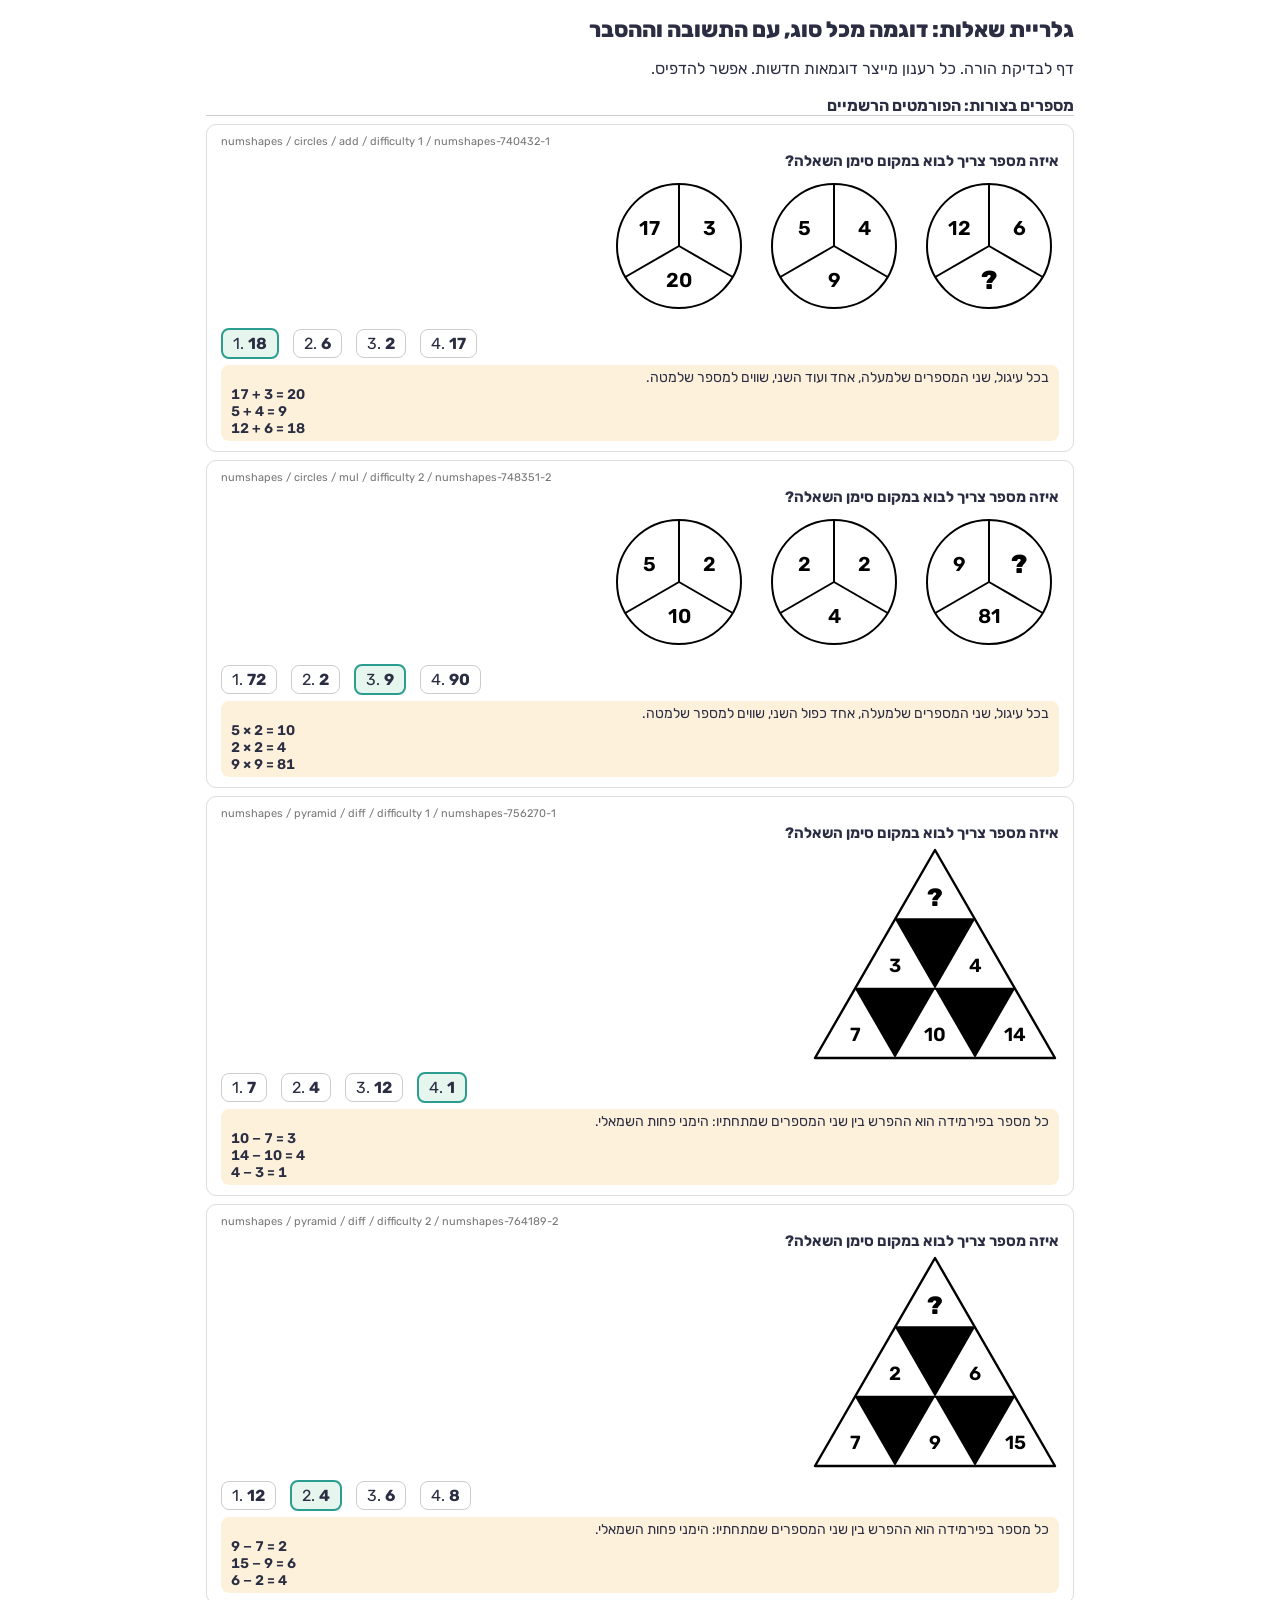
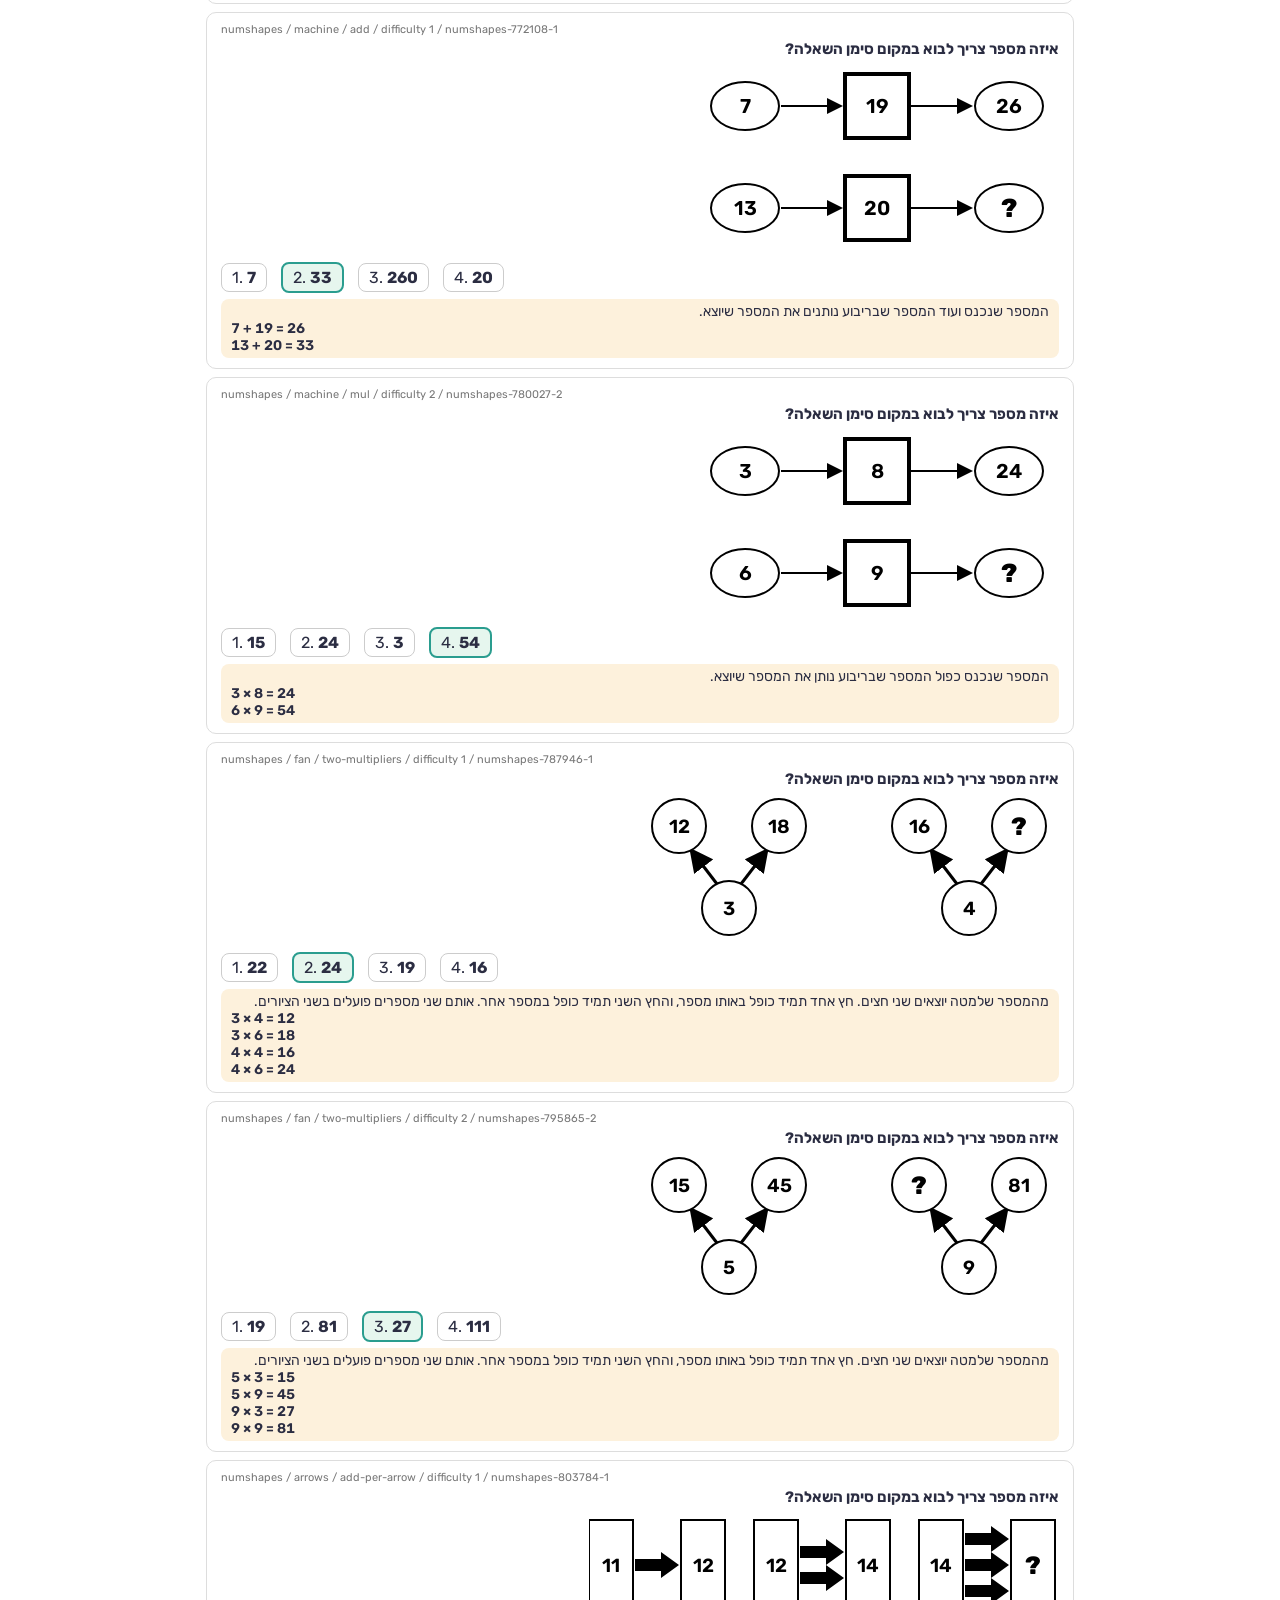
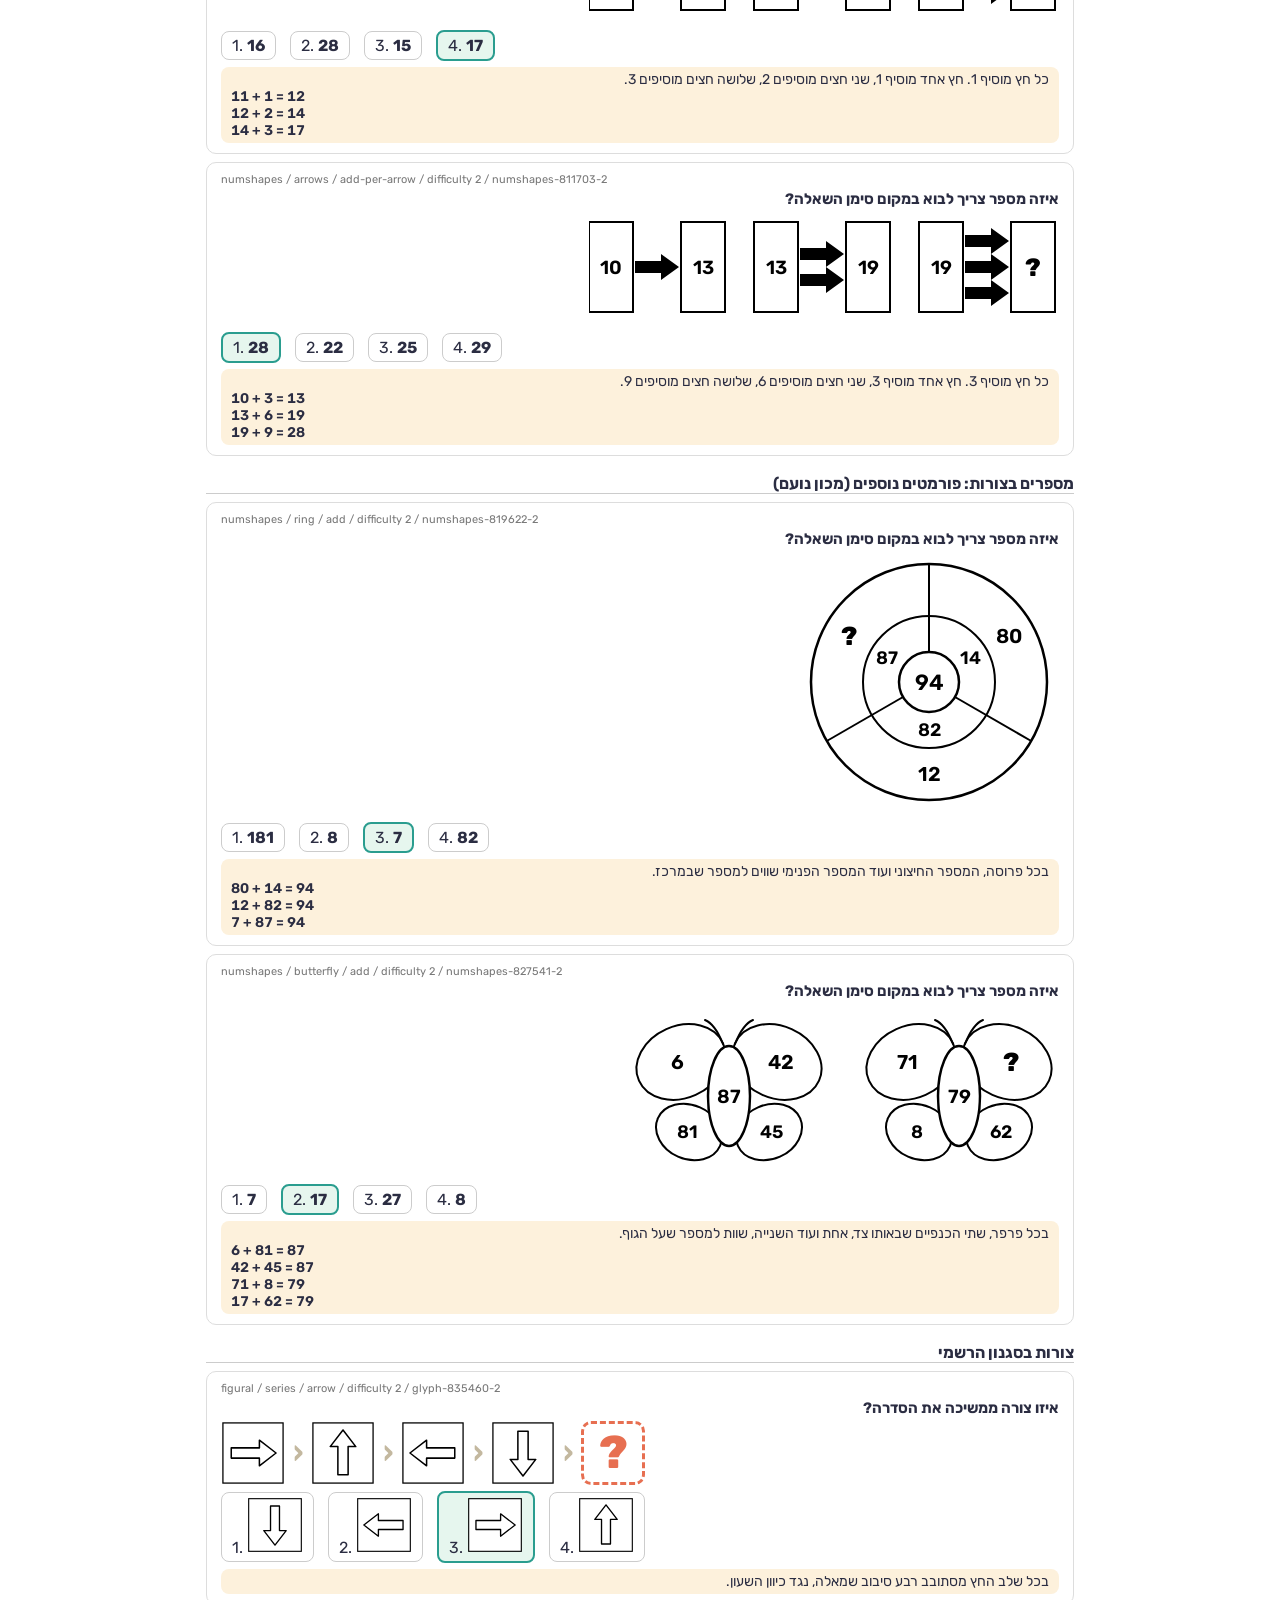
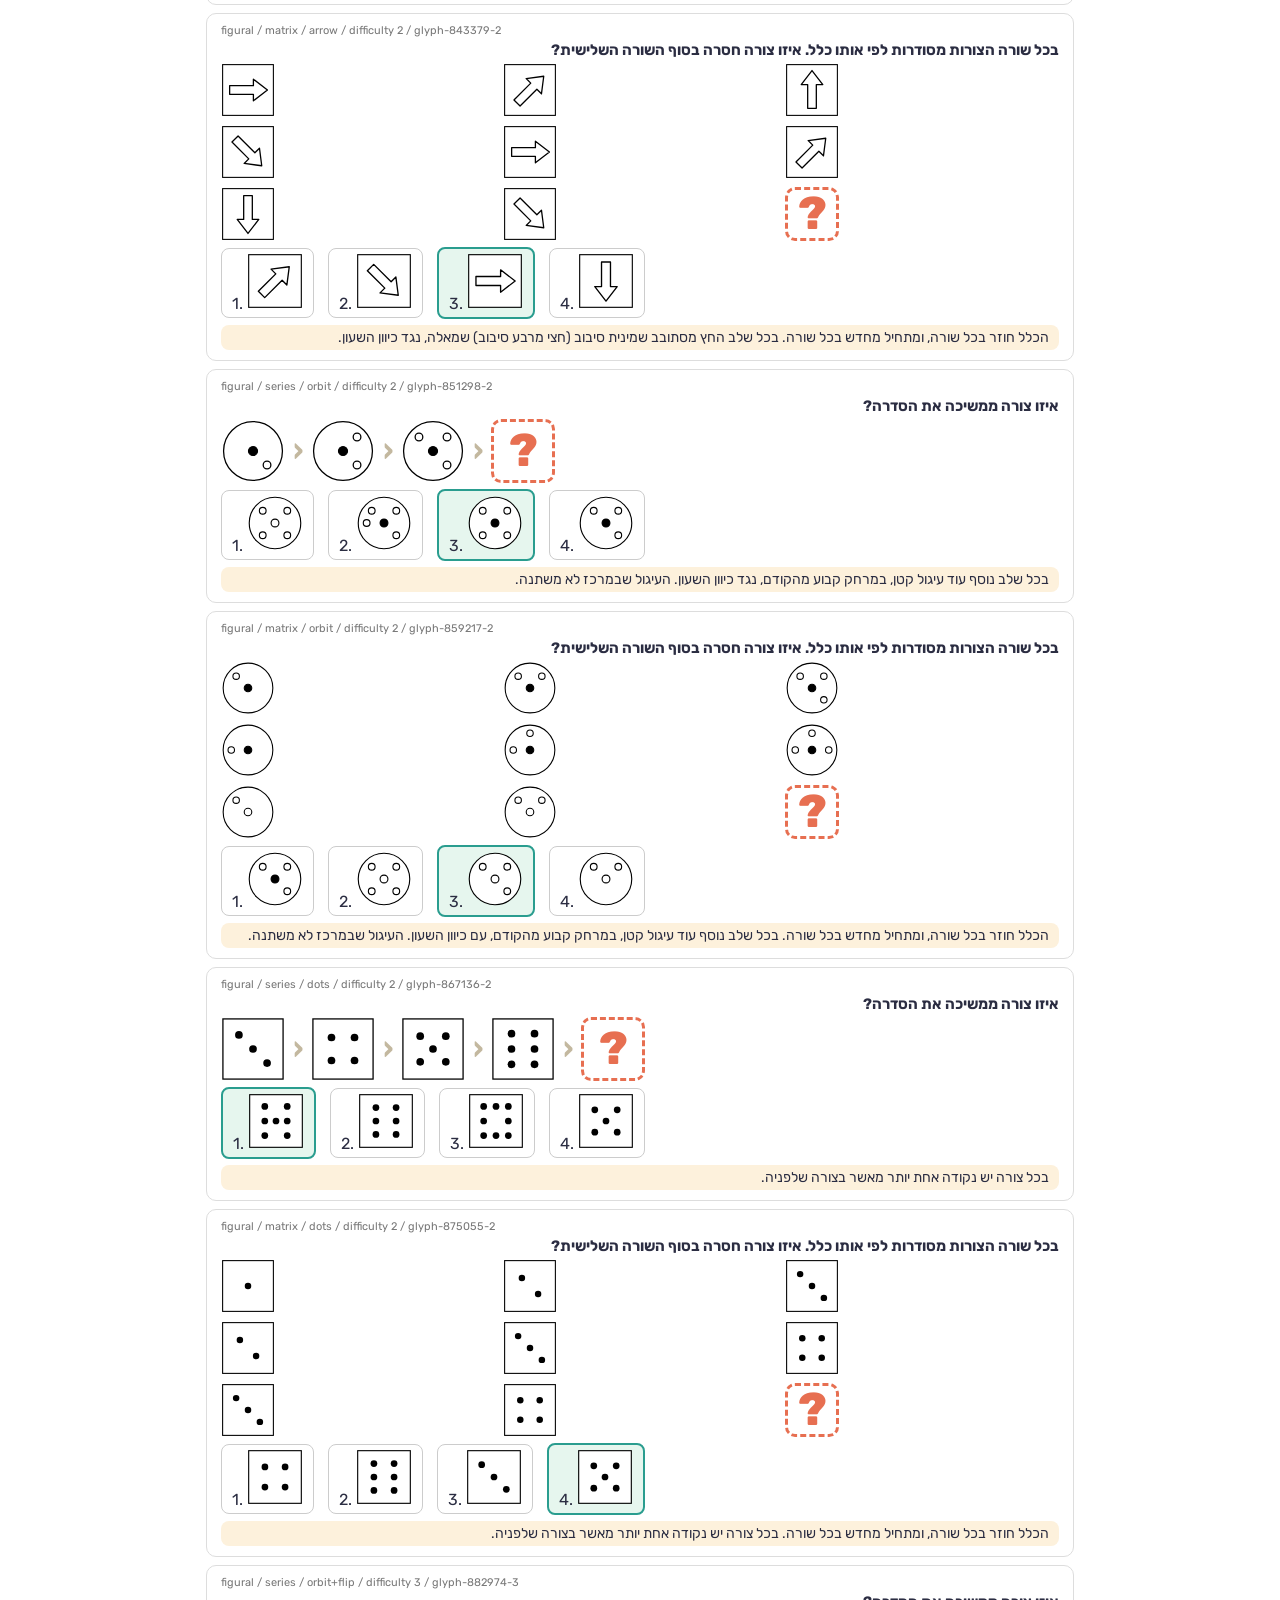
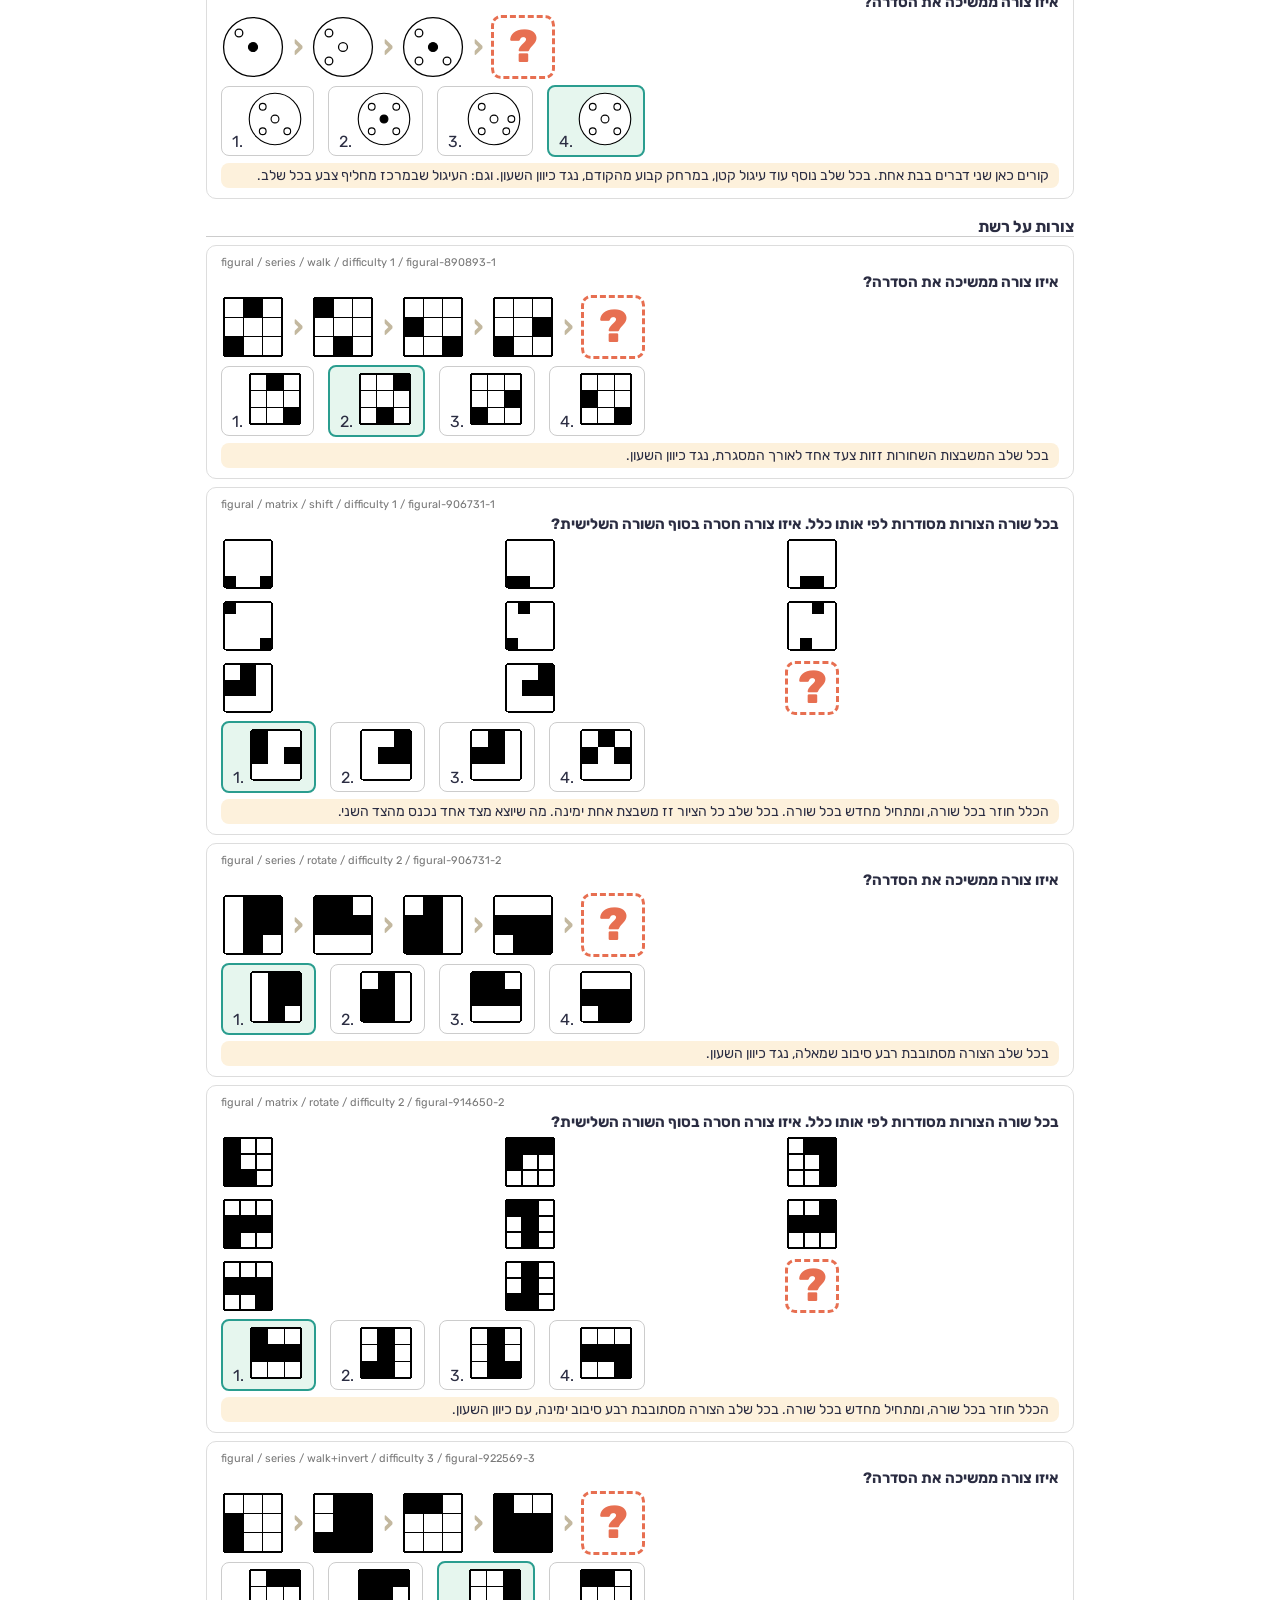
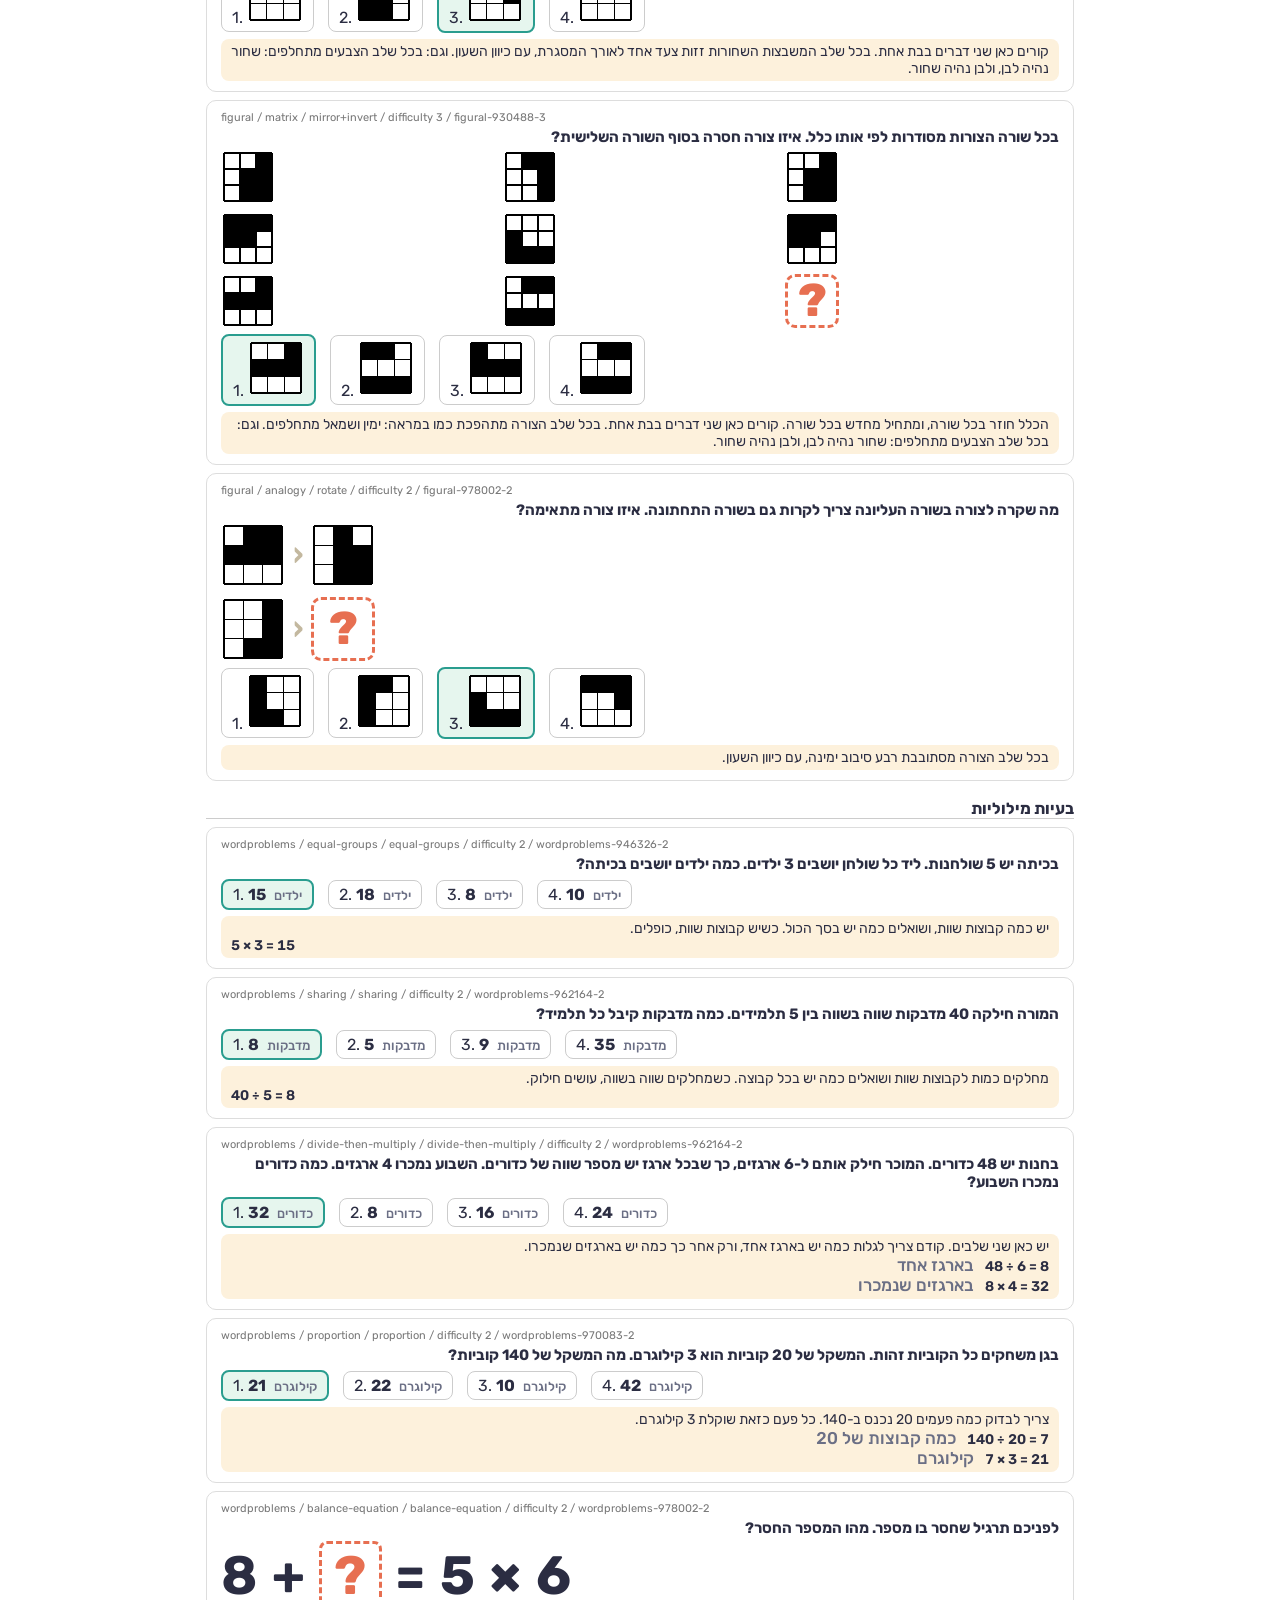
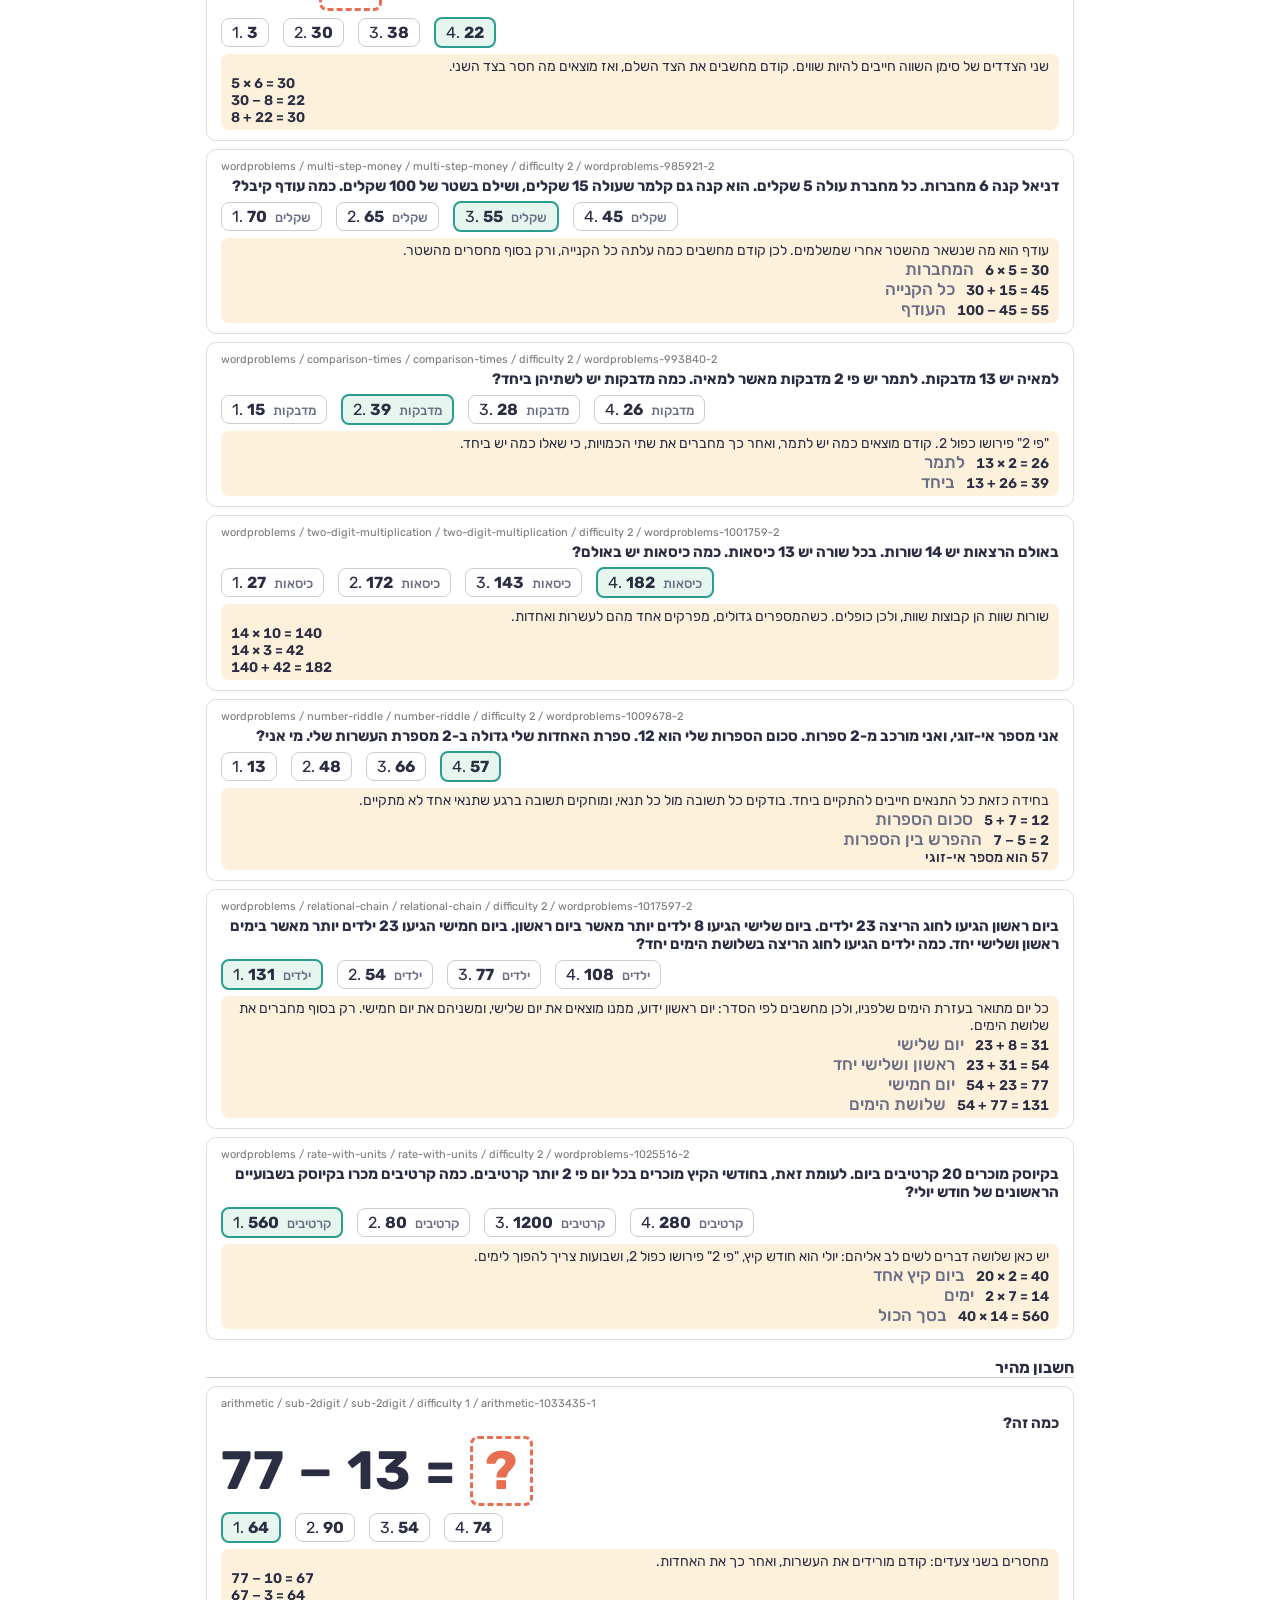
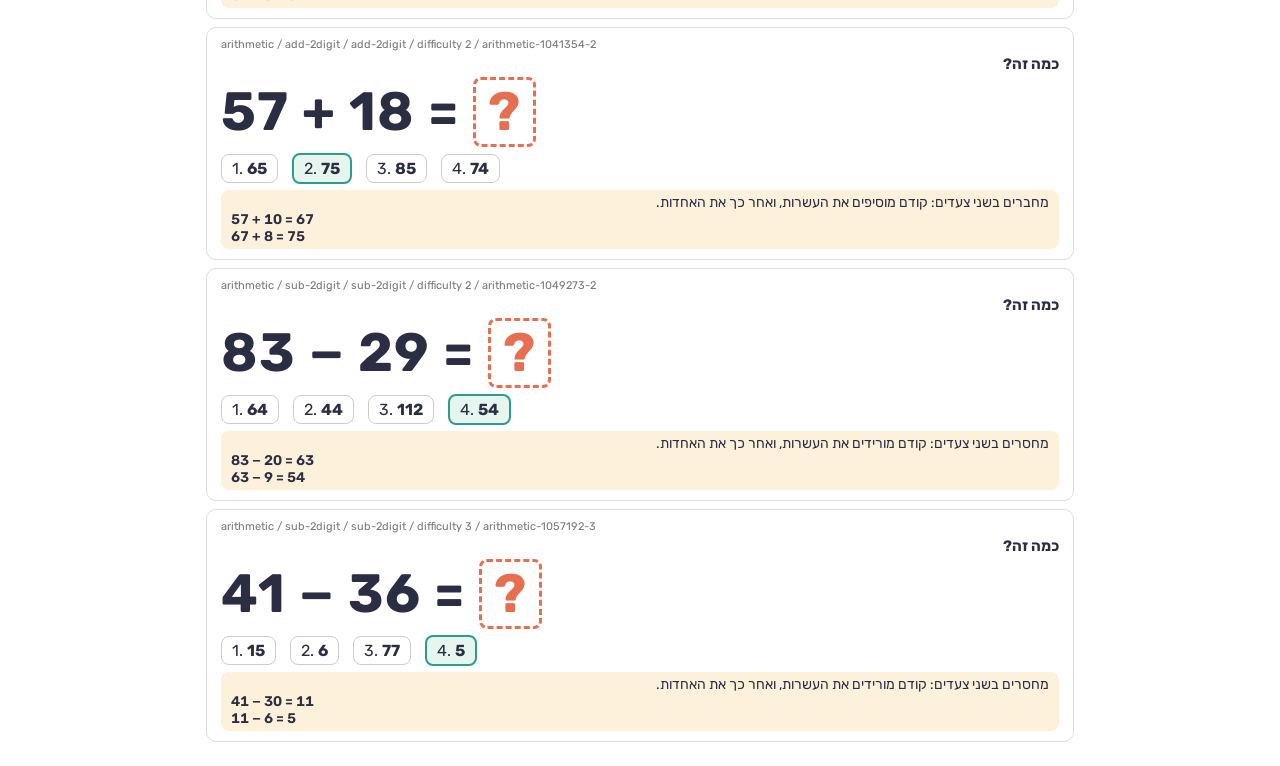
<file: gallery.html>
<!doctype html>
<html lang="he" dir="rtl">
<head>
  <meta charset="utf-8">
  <title>גלריית שאלות (לבדיקת הורה)</title>
  <link rel="stylesheet" href="css/style.css?v=muic26cd">
  <style>
    body { background: #fff; } .g { max-width: 900px; margin: 0 auto; padding: 16px; }
    .g h1 { font-size: 22px; } .g h2 { font-size: 16px; margin: 18px 0 4px; border-bottom: 1px solid #ccc; }
    .card { border: 1px solid #ddd; border-radius: 10px; padding: 10px 14px; margin: 8px 0; break-inside: avoid; }
    .card .meta { font-size: 11px; color: #777; direction: ltr; text-align: left; } .card p { margin: 4px 0; font-size: 15px; }
    .card .opts { display: flex; gap: 14px; flex-wrap: wrap; align-items: center; margin: 6px 0; } .card .opt { border: 1px solid #ccc; border-radius: 8px; padding: 4px 10px; }
    .card .opt.ok { border: 2px solid #2a9d8f; background: #e6f6ee; } .card .opt-number, .card .opt-text { font-size: 16px; } .card .opt-unit { font-size: 13px; }
    .card .why { background: #fdf1dc; border-radius: 8px; padding: 4px 10px; font-size: 14px; } .card .eq { font-size: 14px; }
  </style>
</head>
<body>
<div class="g" id="g"><h1>גלריית שאלות: דוגמה מכל סוג, עם התשובה וההסבר</h1><p>דף לבדיקת הורה. כל רענון מייצר דוגמאות חדשות. אפשר להדפיס.</p></div>
<script type="module">
  import { generateFigural } from './js/generators/figural.js?v=muic26cd';
  import { generateGlyph } from './js/generators/glyph.js?v=muic26cd';
  import { generateNumShapes } from './js/generators/numshapes.js?v=muic26cd';
  import { generateArithmetic } from './js/generators/arithmetic.js?v=muic26cd';
  import { generateWordProblem } from './js/generators/wordproblems.js?v=muic26cd';
  import { stemHtml, optionHtml, explainLineHtml } from './js/render.js?v=muic26cd';
  const seed0 = Number(new URLSearchParams(location.search).get('seed')) || Math.floor(Math.random() * 1e6);
  let n = 0; const seed = () => seed0 + (++n) * 7919;
  const g = document.getElementById('g');
  const section = (t) => g.insertAdjacentHTML('beforeend', `<h2>${t}</h2>`);
  const card = (q) => g.insertAdjacentHTML('beforeend', `<div class="card"><div class="meta">${q.category} / ${q.subtype} / ${q.ruleFamily} / difficulty ${q.difficulty} / ${q.id}</div>
    <p><b>${q.prompt}</b></p>${q.stem.kind === 'none' ? '' : `<div>${stemHtml(q, { mono: true, size: 64 })}</div>`}
    <div class="opts" dir="ltr">${q.options.map((o, i) => `<span class="opt ${i === q.correctIndex ? 'ok' : ''}">${i + 1}. ${optionHtml(q, o, { mono: true, size: 56 })}</span>`).join('')}</div>
    <div class="why">${q.explanation.text}${(q.explanation.lines || []).map(explainLineHtml).join('')}</div></div>`);
  section('מספרים בצורות: הפורמטים הרשמיים');
  for (const format of ['circles', 'pyramid', 'machine', 'fan', 'arrows']) for (const difficulty of [1, 2]) card(generateNumShapes(seed(), { difficulty, format }));
  section('מספרים בצורות: פורמטים נוספים (מכון נועם)');
  for (const format of ['ring', 'butterfly']) card(generateNumShapes(seed(), { difficulty: 2, format }));
  section('צורות בסגנון הרשמי');
  for (const family of ['arrow', 'orbit', 'dots']) for (const format of ['series', 'matrix']) card(generateGlyph(seed(), { difficulty: 2, family, format }));
  card(generateGlyph(seed(), { difficulty: 3, family: 'orbit', format: 'series' }));
  section('צורות על רשת');
  for (const difficulty of [1, 2, 3]) for (const format of ['series', 'matrix']) card(generateFigural(seed(), { difficulty, format }));
  card(generateFigural(seed(), { difficulty: 2, format: 'analogy', family: 'rotate' }));
  section('בעיות מילוליות');
  for (const template of ['groups', 'share', 'divideThenMultiply', 'proportion', 'balance', 'change', 'compare', 'hall', 'riddle', 'chain', 'rate']) card(generateWordProblem(seed(), { difficulty: 2, template }));
  section('חשבון מהיר');
  for (const difficulty of [1, 2, 2, 3]) card(generateArithmetic(seed(), { difficulty }));
</script>
</body>
</html>
</file>
<file: css/style.css>
@font-face { font-family: 'Rubik'; src: url('../fonts/Rubik.ttf') format('truetype'); font-weight: 300 900; font-display: swap; }

:root {
  --bg: #fff8ec; --ink: #2b2d42; --muted: #6b6f85; --card: #ffffff; --line: #e9dfcb;
  --primary: #2a9d8f; --primary-dark: #1f7a6f; --sun: #f4a261; --accent: #e76f51;
  --good-bg: #e6f6ee; --good-line: #2a9d8f; --learn-bg: #fdf1dc; --learn-line: #f4a261;
}
* { box-sizing: border-box; }
html, body { margin: 0; min-height: 100%; background: var(--bg); color: var(--ink); font-family: 'Rubik', 'Segoe UI', Arial, sans-serif; }
body { background: radial-gradient(circle at 15% 10%, #fff1d6 0, transparent 40%), radial-gradient(circle at 90% 90%, #e2f3ef 0, transparent 45%), var(--bg); }
button { font-family: inherit; cursor: pointer; }

.screen { max-width: 860px; margin: 0 auto; padding: 20px 16px 40px; min-height: 100vh; display: flex; flex-direction: column; align-items: center; text-align: center; gap: 18px; }
.home, .intro, .done, .lesson { justify-content: center; }
h1 { font-size: clamp(30px, 5vw, 44px); margin: 0; font-weight: 800; }
h2 { margin: 0 0 6px; font-size: 24px; }
.sub { font-size: 22px; color: var(--muted); margin: 0; }

.topline { width: 100%; display: flex; justify-content: space-between; align-items: center; gap: 12px; }
.home .topline { position: absolute; top: 16px; right: 0; left: 0; padding: 0 20px; }
.stars { font-size: 24px; font-weight: 700; background: var(--card); border: 2px solid var(--line); border-radius: 999px; padding: 6px 16px; }
.parent-link { color: var(--muted); font-size: 14px; text-decoration: none; opacity: .7; }

.primary { background: var(--primary); color: #fff; border: 0; border-radius: 18px; font-size: 22px; font-weight: 700; padding: 14px 34px; box-shadow: 0 5px 0 var(--primary-dark); transition: transform .08s, box-shadow .08s; }
.primary:hover { transform: translateY(-1px); }
.primary:active { transform: translateY(4px); box-shadow: 0 1px 0 var(--primary-dark); }
.primary.big { font-size: 32px; padding: 24px 56px; border-radius: 26px; }
.ghost { background: transparent; border: 2px solid var(--line); color: var(--muted); border-radius: 14px; font-size: 17px; padding: 8px 16px; }
.ghost:hover { background: #fff; }

.map { display: flex; gap: 10px; flex-wrap: wrap; justify-content: center; margin-top: 10px; direction: rtl; }
.node { width: 34px; height: 34px; border-radius: 50%; border: 3px dashed #d9cdb2; display: grid; place-items: center; font-size: 18px; }
.node.done { background: var(--sun); border: 3px solid var(--sun); }
.node.here { border: 3px solid var(--primary); background: #fff; transform: scale(1.25); }

.pips { display: flex; gap: 8px; flex-wrap: wrap; }
.pip { width: 16px; height: 16px; border-radius: 50%; background: #e6dcc6; }
.pip.done { background: var(--primary); }
.pip.now { background: var(--sun); transform: scale(1.3); }

.tag { background: var(--sun); color: #fff; font-weight: 700; border-radius: 999px; padding: 4px 16px; font-size: 17px; }
.lesson-text { font-size: 25px; line-height: 1.5; max-width: 640px; margin: 0; }

.prompt { font-size: 25px; font-weight: 600; margin: 4px 0 0; max-width: 760px; line-height: 1.4; }
.stem { background: var(--card); border: 2px solid var(--line); border-radius: 22px; padding: 22px; min-width: min(100%, 380px); display: grid; place-items: center; max-width: 100%; overflow-x: auto; }
.series, .analogy .row { display: flex; align-items: center; gap: 8px; }
.analogy { display: grid; gap: 10px; }
.arrow { font-size: 30px; color: #c3b89f; font-weight: 700; }
.frame { line-height: 0; }
.unknown { border: 3px dashed var(--accent); border-radius: 10px; display: grid; place-items: center; font-size: 46px; font-weight: 800; color: var(--accent); line-height: 1; }
.answer-frame { outline: 4px solid var(--good-line); outline-offset: 3px; border-radius: 6px; line-height: 0; }
.shape { max-width: 100%; height: auto; font-family: 'Rubik', 'Segoe UI', Arial, sans-serif; }
.equation { font-size: 54px; font-weight: 700; letter-spacing: 1px; }
.equation b { color: var(--primary); }
.pair { font-size: 42px; font-weight: 700; }
.sentence { font-size: 30px; line-height: 1.7; max-width: 700px; }
.blank { display: inline-block; width: 90px; border-bottom: 4px solid var(--accent); margin: 0 6px; transform: translateY(4px); }

.options { display: grid; grid-template-columns: repeat(4, 1fr); gap: 14px; width: 100%; max-width: 640px; }
.options.textual { grid-template-columns: repeat(2, 1fr); max-width: 760px; }
.option { position: relative; background: var(--card); border: 3px solid var(--line); border-radius: 20px; padding: 18px 10px 14px; min-height: 96px; display: grid; place-items: center; color: var(--ink); transition: transform .1s, border-color .1s, box-shadow .1s; box-shadow: 0 4px 0 var(--line); }
.option:not(:disabled):hover { transform: translateY(-3px); border-color: var(--primary); }
.option:disabled { cursor: default; opacity: .55; }
.option .letter { position: absolute; top: 6px; right: 10px; font-size: 16px; font-weight: 700; color: var(--muted); }
.opt-number { font-size: 36px; font-weight: 700; }
.opt-text { font-size: 26px; font-weight: 600; padding: 0 14px; }
.option.is-correct { opacity: 1; border-color: var(--good-line); background: var(--good-bg); box-shadow: 0 4px 0 var(--good-line); }
.option.is-correct::after { content: '✓'; position: absolute; top: 4px; left: 10px; color: var(--good-line); font-weight: 800; font-size: 22px; }
.option.is-chosen { opacity: 1; border-color: var(--learn-line); background: var(--learn-bg); }

.below { width: 100%; max-width: 760px; display: grid; justify-items: center; gap: 10px; }
.hint { background: #fff; border: 2px dashed var(--sun); border-radius: 16px; padding: 12px 18px; font-size: 21px; line-height: 1.5; margin: 0; }
.feedback { width: 100%; border-radius: 22px; padding: 18px 22px 22px; border: 3px solid; display: grid; justify-items: center; gap: 8px; animation: rise .25s ease-out; }
.feedback.good { background: var(--good-bg); border-color: var(--good-line); }
.feedback.learn { background: var(--learn-bg); border-color: var(--learn-line); }
.feedback p { font-size: 22px; line-height: 1.5; margin: 0; }
.eq { font-size: 24px; font-weight: 600; font-variant-numeric: tabular-nums; }
@keyframes rise { from { opacity: 0; transform: translateY(10px); } to { opacity: 1; transform: none; } }

.burst { font-size: 54px; animation: pop .5s ease-out; letter-spacing: 6px; }
@keyframes pop { 0% { transform: scale(.3); opacity: 0; } 70% { transform: scale(1.15); } 100% { transform: scale(1); opacity: 1; } }

.overlay { position: fixed; inset: 0; background: rgba(43, 45, 66, .45); display: grid; place-items: center; z-index: 10; }
.overlay .card { background: var(--card); border-radius: 26px; padding: 30px 36px; display: grid; gap: 14px; justify-items: center; max-width: 440px; text-align: center; }
.overlay .card p { font-size: 20px; margin: 0; color: var(--muted); }

/* Parent view: dense on purpose */
.parent { max-width: 1100px; margin: 0 auto; padding: 14px 16px 40px; font-size: 14px; }
.parent h1 { font-size: 22px; } .parent h2 { font-size: 16px; margin: 16px 0 4px; }
.p-head { display: flex; justify-content: space-between; align-items: center; }
.p-status { margin: 4px 0; color: var(--primary-dark); font-weight: 600; } .p-status.bad { color: #b3261e; }
.p-note { margin: 2px 0; color: var(--muted); font-size: 13px; }
.parent table { width: 100%; border-collapse: collapse; background: #fff; }
.parent th, .parent td { border: 1px solid var(--line); padding: 3px 8px; text-align: right; white-space: nowrap; }
.parent th { background: #f6efe0; font-weight: 600; } .parent td.tags { white-space: normal; font-size: 12px; color: var(--muted); text-align: left; }
.parent small { color: var(--muted); }

@media (max-width: 640px) {
  .options { grid-template-columns: repeat(2, 1fr); }
  .options.textual { grid-template-columns: 1fr; }
  .series .bm, .analogy .bm { width: 58px; height: 58px; } .unknown { width: 58px !important; height: 58px !important; font-size: 30px; }
  .arrow { font-size: 18px; } .equation { font-size: 40px; } .sentence { font-size: 24px; } .pair { font-size: 32px; }
}


/* Phase 1 additions */
.matrix { display: grid; grid-template-columns: repeat(3, auto); gap: 8px; }
.opt-unit { font-size: 18px; color: var(--muted); margin-inline-start: 8px; font-weight: 500; }
.option { grid-auto-flow: column; }
.prompt.long { font-size: 23px; font-weight: 500; text-align: right; line-height: 1.6; background: var(--card); border: 2px solid var(--line); border-radius: 18px; padding: 16px 20px; }
.lesson-note { font-size: 20px; color: var(--muted); margin: 0; max-width: 640px; }
.save-warning { background: #fdecea; color: #8c1d18; border-radius: 12px; padding: 8px 16px; margin: 0; font-size: 16px; }
.qbox { display: inline-block; border: 3px dashed var(--accent); color: var(--accent); border-radius: 8px; padding: 0 12px; }
.eq small { font-size: 17px; color: var(--muted); font-weight: 500; margin-inline-start: 8px; }
.eq.he { font-size: 20px; font-weight: 500; }

/* Printed booklet: modelled on the official demonstration booklet. Black and white, A4. */
.print-tools { display: flex; gap: 16px; align-items: center; justify-content: center; padding: 12px; font-size: 15px; flex-wrap: wrap; }
.booklet { max-width: 800px; margin: 0 auto 40px; background: #fff; color: #000; font-family: 'David', 'Times New Roman', 'Rubik', serif; font-size: 17px; line-height: 1.7; }
.p-page { padding: 28px 40px; border-bottom: 1px dashed #ccc; }
.p-cover { text-align: center; } .p-cover h1 { font-size: 34px; margin: 40px 0 6px; } .p-cover ul { text-align: right; max-width: 560px; margin: 8px auto; }
.p-sub { font-size: 16px; margin: 0 0 30px; } .p-name { margin: 26px 0; font-size: 18px; } .p-good { font-size: 22px; font-weight: 700; margin-top: 30px; }
.p-part h2 { font-size: 22px; margin: 0 0 8px; } .p-part h4, .p-cover h4 { margin: 12px 0 2px; text-decoration: underline; font-size: 17px; }
.p-intro { margin: 0 0 6px; }
.p-question { break-inside: avoid; page-break-inside: avoid; margin: 26px 0 34px; }
.p-question h3 { font-size: 18px; margin: 0 0 8px; font-weight: 700; }
.p-prompt { margin: 0 0 12px; font-size: 18px; }
.p-stem { display: grid; place-items: center; margin: 8px 0 18px; }
.p-stem .unknown { border: 2px dashed #000; color: #000; border-radius: 0; font-size: 40px; }
.p-stem .equation { font-size: 30px; font-family: 'Cambria Math', 'Times New Roman', serif; font-weight: 400; } .p-stem .qbox { border: 1.5px solid #000; color: #000; border-radius: 0; padding: 0 8px; }
.p-stem .pair { font-size: 24px; } .p-stem .sentence { font-size: 19px; line-height: 2; } .p-stem .blank { border-bottom: 1.5px solid #000; width: 80px; }
.p-stem .arrow { color: #000; font-size: 0; width: 6px; }
.p-opts { display: grid; gap: 12px; margin-inline-start: 30px; }
.p-opt { display: flex; align-items: center; gap: 8px; }
.p-idx { font-size: 11px; } .p-box { display: inline-block; width: 22px; height: 22px; border: 1.5px solid #000; }
.p-val .opt-number, .p-val .opt-text { font-size: 18px; font-weight: 400; padding: 0; } .p-val .opt-unit { font-size: 18px; color: #000; font-weight: 400; margin-inline-start: 6px; }
.p-figopts { display: flex; gap: 34px; justify-content: center; } .p-figopt { display: grid; justify-items: center; gap: 8px; } .p-mark { display: flex; gap: 5px; align-items: flex-end; }
.p-key table { border-collapse: collapse; } .p-key td { border: 1px solid #000; padding: 4px 12px; }
.p-footer { display: none; }
.entry label { margin-inline-end: 14px; white-space: nowrap; } .entry-table th { text-align: right; background: #f6efe0; } .entry-extra label { margin-inline-end: 24px; }
.review { border: 1px solid var(--line); border-right: 5px solid var(--learn-line); background: #fff; padding: 8px 14px; margin: 8px 0; } .review.ok { border-right-color: var(--good-line); }
.review p { margin: 4px 0; } .review .eq { font-size: 16px; } .review-stem { display: grid; place-items: start; margin: 6px 0; }

@page { size: A4; margin: 16mm 14mm 18mm; }
@media print {
  body { background: #fff !important; }
  .print-tools { display: none !important; }
  .booklet { max-width: none; margin: 0; }
  .p-page { border: 0; padding: 0; break-after: page; page-break-after: always; }
  .p-page.p-key { break-after: auto; page-break-after: auto; }
  .p-footer { display: block; position: fixed; bottom: 0; left: 0; font-size: 11px; color: #000; }
}

/* Profiles */
.chooser { justify-content: center; }
.users { display: flex; flex-wrap: wrap; gap: 16px; justify-content: center; max-width: 760px; }
.user { background: var(--card); border: 3px solid var(--line); border-radius: 22px; font-size: 30px; font-weight: 700; color: var(--ink); padding: 22px 40px; box-shadow: 0 5px 0 var(--line); transition: transform .1s, border-color .1s; }
.user:hover { transform: translateY(-3px); border-color: var(--primary); }
.new-user { display: flex; gap: 12px; flex-wrap: wrap; justify-content: center; }
.new-user input { font: inherit; font-size: 26px; padding: 12px 18px; border-radius: 16px; border: 3px solid var(--line); text-align: center; width: 300px; }
.corner-links { display: flex; gap: 16px; }
.profile-tools input { font: inherit; padding: 2px 6px; width: 140px; } .profile-tools button { font: inherit; font-size: 13px; padding: 2px 8px; cursor: pointer; }

/* Parent review sheet for the verbal bank */
.review { max-width: 900px; font-size: 15px; }
.rv-bar { position: sticky; top: 0; background: #fff8ec; border-bottom: 1px solid var(--line); padding: 8px 0; display: flex; gap: 14px; align-items: center; flex-wrap: wrap; z-index: 2; font-size: 14px; }
.rv-bar .primary { font-size: 15px; padding: 6px 18px; box-shadow: none; border-radius: 10px; } .rv-bar button { font: inherit; cursor: pointer; }
.rv-item { background: #fff; border: 1px solid var(--line); border-radius: 10px; padding: 8px 14px; margin: 8px 0; break-inside: avoid; }
.rv-head { font-size: 12px; color: var(--muted); } .rv-stem { font-size: 19px; font-weight: 600; margin: 4px 0; }
.rv-opts { margin: 2px 0; padding-inline-start: 22px; } .rv-opts li.rv-right { font-weight: 700; color: var(--primary-dark); } .rv-opts small { color: var(--muted); font-weight: 400; }
.rv-solved, .rv-why { margin: 3px 0; font-size: 14px; } .rv-solved b { color: var(--primary-dark); }
.rv-choice { display: flex; gap: 14px; align-items: center; margin-top: 4px; flex-wrap: wrap; } .rv-note { flex: 1; min-width: 200px; font: inherit; font-size: 14px; padding: 3px 8px; }
@media print { .rv-bar { position: static; } .rv-bar button, .p-head a { display: none; } }

.online-note { font-size: 15px; color: var(--muted); max-width: 520px; margin: 0; }
.backup-file button { font: inherit; font-size: 13px; padding: 2px 10px; cursor: pointer; }

.rv-guide { background: #fff; border: 2px solid var(--primary); border-radius: 12px; padding: 8px 16px; margin: 8px 0; font-size: 15px; }
.rv-guide p { margin: 5px 0; } .rv-guide ol { margin: 2px 0; padding-inline-start: 24px; }
.rv-ask { font-size: 13px; color: var(--muted); margin: 3px 0 0; }
.rv-opts { list-style: none; padding-inline-start: 4px; } .rv-opts li { margin: 2px 0; }

/* Paper stops */
.node.paper { border-style: solid; border-color: #b9ad90; background: #fff; font-size: 16px; }
.node.paper.done { background: var(--sun); border-color: var(--sun); }
.as-link { display: inline-block; text-decoration: none; }

/* Compact practice pages: plain pages, tight layout, answer marking as in the real test */
.sheet { max-width: 800px; margin: 0 auto 40px; background: #fff; color: #000; padding: 18px 26px; font-family: 'David', 'Times New Roman', 'Rubik', serif; font-size: 14.5px; line-height: 1.45; }
.s-head { display: flex; justify-content: space-between; gap: 12px; border-bottom: 1.5px solid #000; padding-bottom: 3px; font-size: 13px; }
.s-how { margin: 4px 0 2px; font-size: 13px; }
.s-part { margin-top: 8px; } .s-part h2 { font-size: 15px; margin: 0; display: inline; } .s-part .s-intro { font-size: 12.5px; margin: 0 6px; display: inline; }
.s-grid { display: grid; grid-template-columns: 1fr 1fr; column-gap: 22px; row-gap: 8px; margin-top: 5px; }
.s-grid.wide { grid-template-columns: 1fr; }
.s-q { break-inside: avoid; page-break-inside: avoid; border-top: 1px dotted #999; padding-top: 4px; }
.s-q b.s-n { margin-inline-end: 4px; } .s-q p { margin: 0 0 3px; }
.s-stem { display: grid; place-items: center; margin: 3px 0; } .s-stem svg.shape { max-width: 100%; max-height: 118px; width: auto; height: auto; }
.s-stem .pair { font-size: 17px; font-weight: 700; } .s-stem .sentence { font-size: 14.5px; line-height: 1.7; text-align: right; width: 100%; } .s-stem .blank { border-bottom: 1.2px solid #000; width: 58px; margin: 0 3px; transform: none; }
.s-stem .equation { font-size: 20px; font-weight: 400; font-family: 'Cambria Math', 'Times New Roman', serif; } .s-stem .qbox { border: 1.2px solid #000; color: #000; border-radius: 0; padding: 0 6px; }
.s-stem .unknown { border: 1.5px dashed #000; color: #000; border-radius: 0; font-size: 26px; } .s-stem .arrow { font-size: 0; width: 3px; } .s-stem .series, .s-stem .analogy .row { gap: 4px; } .s-stem .matrix { gap: 4px; }
.s-opts { display: grid; grid-template-columns: 1fr 1fr; gap: 3px 12px; } .s-opts.row4 { grid-template-columns: repeat(4, auto); justify-content: start; gap: 3px 18px; }
.s-opt { display: flex; align-items: center; gap: 5px; } .s-opt .p-box { width: 15px; height: 15px; flex: none; } .s-opt .p-idx { font-size: 10px; }
.s-opt .opt-number, .s-opt .opt-text { font-size: 14.5px; font-weight: 400; padding: 0; } .s-opt .opt-unit { font-size: 13px; color: #000; font-weight: 400; margin-inline-start: 4px; }
.s-figopts { display: flex; gap: 20px; justify-content: center; margin-top: 4px; } .s-figopt { display: grid; justify-items: center; gap: 3px; } .s-figopt .p-mark { display: flex; gap: 4px; align-items: flex-end; } .s-figopt .p-box { width: 15px; height: 15px; }
.s-key { margin-top: 14px; border-top: 1.5px dashed #000; padding-top: 4px; font-size: 11.5px; break-inside: avoid; }
@page { size: A4; margin: 11mm 12mm; }
@media print { html, body { background: #fff !important; } .sheet { max-width: none; margin: 0; padding: 0; } }
.s-parthead { break-after: avoid; page-break-after: avoid; } .s-part { break-before: auto; }
.s-figopts { gap: 12px; }

.parent-note { font-size: 15px; color: var(--muted); background: #fff; border: 1px dashed var(--line); border-radius: 12px; padding: 6px 14px; margin: 0; }

.how-long { font-size: 18px; color: var(--muted); margin: -8px 0 0; }

.mom-note { font-size: 18px; color: var(--accent); margin: 0; }

/* back button: next to the forward button, never in its place, so a stray tap cannot hit it */
.nav-row { display: flex; gap: 14px; align-items: center; justify-content: center; flex-wrap: wrap; }
.top-buttons { display: flex; gap: 8px; }
.ghost.back { font-weight: 700; }
.board .b-row { cursor: pointer; } .board .b-row:hover { background: #fbf6ea; } .board td.lv { font-size: 12px; color: var(--muted); } .board .b-detail td { font-size: 13px; background: #fbf6ea; }
</file>
